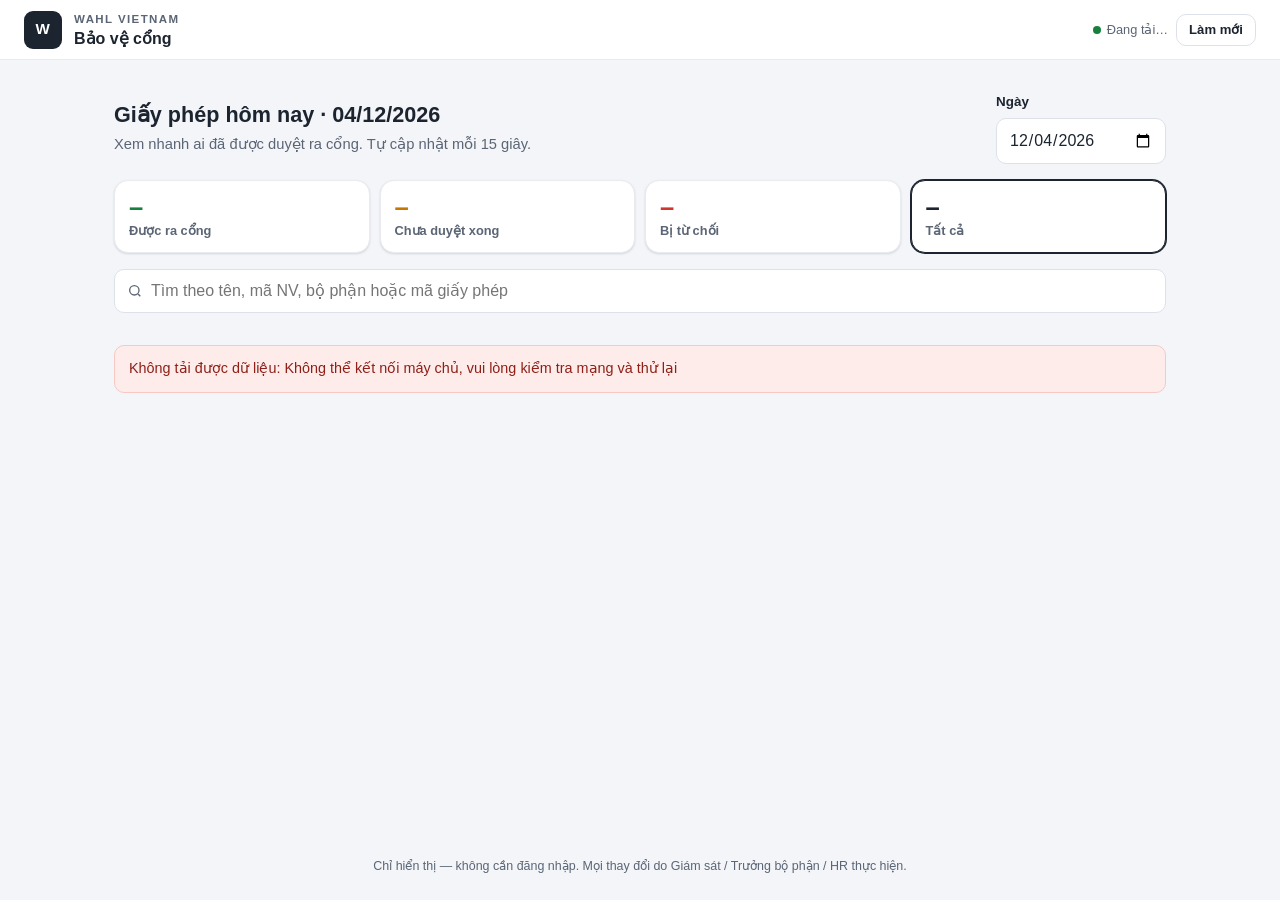
<file: security.html>
<!DOCTYPE html>
<html lang="vi">
<head>
<meta charset="UTF-8">
<meta name="viewport" content="width=device-width, initial-scale=1.0, viewport-fit=cover">
<meta name="theme-color" content="#ffffff">
<title>Bảo vệ cổng — Wahl Vietnam</title>
<link rel="stylesheet" href="assets/css/style.css">
<link rel="icon" href="assets/img/logo-placeholder.png">
</head>
<body class="page-security">

<header class="app-header">
  <div class="brand">
    <div class="brand__logo" aria-hidden="true">W</div>
    <div class="brand__text">
      <span class="brand__name">Wahl Vietnam</span>
      <span class="brand__title">Bảo vệ cổng</span>
    </div>
  </div>
  <div class="header-actions">
    <span class="live-dot" id="live-status">Đang tải…</span>
    <button type="button" class="btn btn-secondary btn-sm" id="btn-refresh">Làm mới</button>
  </div>
</header>

<main class="app-main">

  <div class="page-head row row--between">
    <div>
      <h1 id="page-title">Giấy phép hôm nay</h1>
      <p>Xem nhanh ai đã được duyệt ra cổng. Tự cập nhật mỗi 15 giây.</p>
    </div>
    <label class="field" style="width:170px">
      <span class="field__label">Ngày</span>
      <input type="date" id="f-day">
    </label>
  </div>

  <div class="stats" id="stats">
    <button type="button" class="stat stat--ok" data-filter="ok"><div class="stat__n" id="n-ok">–</div><div class="stat__label">Được ra cổng</div></button>
    <button type="button" class="stat stat--wait" data-filter="wait"><div class="stat__n" id="n-wait">–</div><div class="stat__label">Chưa duyệt xong</div></button>
    <button type="button" class="stat stat--no" data-filter="no"><div class="stat__n" id="n-no">–</div><div class="stat__label">Bị từ chối</div></button>
    <button type="button" class="stat active" data-filter="all"><div class="stat__n" id="n-all">–</div><div class="stat__label">Tất cả</div></button>
  </div>

  <div class="toolbar">
    <label class="field field--grow">
      <span class="sr-only">Tìm kiếm</span>
      <input type="search" id="search-box" class="search-input" placeholder="Tìm theo tên, mã NV, bộ phận hoặc mã giấy phép" autocomplete="off" spellcheck="false">
    </label>
  </div>

  <div id="request-list" class="pass-list" aria-live="polite">
    <div class="skeleton"></div><div class="skeleton"></div><div class="skeleton"></div>
  </div>
  <div id="empty-state" class="empty-state hidden">
    <div class="empty-state__icon">🗒️</div>
    <div id="empty-text">Chưa có giấy phép nào cho ngày này</div>
  </div>
  <div class="alert alert-danger hidden" id="load-error" role="alert"></div>

</main>

<footer class="app-footer">Chỉ hiển thị — không cần đăng nhập. Mọi thay đổi do Giám sát / Trưởng bộ phận / HR thực hiện.</footer>

<script src="assets/js/config.js"></script>
<script type="module">
  import { initSecurityPage } from './assets/js/page-security.js';
  initSecurityPage();
</script>

</body>
</html>
</file>
<file: assets/css/style.css>
/* ===================================================================
   Wahl GatePass — style.css (dùng chung cho index / security / hr)
   Mobile-first. Biến màu theo SPEC §6 (giữ tên biến, tinh chỉnh giá trị).
   =================================================================== */

:root {
  --color-primary: #1f5fbf;
  --color-primary-dark: #174a96;
  --color-primary-soft: #e8f0fc;
  --color-dark: #1c2430;
  --color-gray: #5b6575;
  --color-gray-light: #dde2ea;
  --color-line: #e8ebf0;
  --color-bg: #f3f5f9;
  --color-white: #ffffff;
  --color-success: #16803c;
  --color-success-soft: #e5f5eb;
  --color-danger: #d1352b;
  --color-danger-soft: #fdecea;
  --color-warning: #c77700;
  --color-warning-soft: #fff4e0;
  --color-info-soft: #eef2f7;
  --font-family: 'Segoe UI', 'Be Vietnam Pro', Roboto, 'Noto Sans', Arial, sans-serif;
  --radius: 10px;
  --radius-lg: 14px;
  --shadow: 0 1px 2px rgba(16, 24, 40, .06), 0 1px 3px rgba(16, 24, 40, .08);
  --shadow-lg: 0 12px 32px rgba(16, 24, 40, .18);
  --space-1: 4px; --space-2: 8px; --space-3: 16px; --space-4: 24px; --space-5: 32px;
  --header-h: 60px;
}

/* ---------- Reset & base ---------- */
*, *::before, *::after { box-sizing: border-box; }
html, body { margin: 0; padding: 0; }
body {
  font-family: var(--font-family);
  background: var(--color-bg);
  color: var(--color-dark);
  font-size: 15px;
  line-height: 1.5;
  -webkit-text-size-adjust: 100%;
  -webkit-font-smoothing: antialiased;
  min-height: 100vh;
  display: flex;
  flex-direction: column;
}
h1, h2, h3, h4 { margin: 0 0 var(--space-3); line-height: 1.25; color: var(--color-dark); }
h1 { font-size: 1.35rem; }
h2 { font-size: 1.15rem; }
h3 { font-size: 1.02rem; }
p { margin: 0 0 var(--space-3); }
a { color: var(--color-primary); text-decoration: none; }
a:hover { text-decoration: underline; }
img { max-width: 100%; }
.hidden { display: none !important; }
.muted { color: var(--color-gray); }
.small { font-size: .85rem; }
.nowrap { white-space: nowrap; }
.mono { font-family: Consolas, 'SF Mono', Menlo, monospace; font-size: .92em; }
.sr-only { position: absolute; width: 1px; height: 1px; overflow: hidden; clip: rect(0 0 0 0); white-space: nowrap; }
.hp-field { position: absolute !important; left: -9999px !important; width: 1px; height: 1px; opacity: 0; }

/* ---------- Mock banner ---------- */
.mock-banner {
  background: #ffcc4d;
  color: #3a2a00;
  padding: 6px var(--space-3);
  text-align: center;
  font-size: .8rem;
  font-weight: 600;
}

/* ---------- Header ---------- */
.app-header {
  position: sticky;
  top: 0;
  z-index: 50;
  display: flex;
  align-items: center;
  justify-content: space-between;
  gap: var(--space-3);
  min-height: var(--header-h);
  padding: var(--space-2) var(--space-3);
  background: var(--color-white);
  border-bottom: 1px solid var(--color-line);
}
.brand { display: flex; align-items: center; gap: 12px; min-width: 0; }
.brand__logo {
  flex: none;
  width: 38px; height: 38px;
  border-radius: 9px;
  background: var(--color-dark);
  color: #fff;
  font-weight: 800;
  font-size: .95rem;
  letter-spacing: .5px;
  display: grid;
  place-items: center;
}
.brand__text { min-width: 0; }
.brand__name { display: block; font-size: .72rem; font-weight: 700; letter-spacing: 1.4px; color: var(--color-gray); text-transform: uppercase; }
.brand__title { display: block; font-size: 1rem; font-weight: 700; line-height: 1.2; white-space: nowrap; overflow: hidden; text-overflow: ellipsis; }
.header-actions { display: flex; align-items: center; gap: var(--space-2); flex: none; }
.user-chip {
  display: flex; align-items: center; gap: 8px;
  padding: 4px 10px 4px 4px;
  border-radius: 999px;
  background: var(--color-bg);
  font-size: .85rem;
  max-width: 260px;
}
.user-chip__avatar {
  width: 28px; height: 28px; border-radius: 50%;
  background: var(--color-primary); color: #fff;
  display: grid; place-items: center; font-weight: 700; font-size: .8rem; flex: none;
}
.user-chip__name { white-space: nowrap; overflow: hidden; text-overflow: ellipsis; }
.user-chip__role { color: var(--color-gray); font-size: .75rem; white-space: nowrap; }

/* ---------- Layout ---------- */
.app-main {
  width: 100%;
  max-width: 760px;
  margin: 0 auto;
  padding: var(--space-3);
  flex: 1;
}
.app-main--wide { max-width: 1200px; }
.app-footer {
  text-align: center;
  color: var(--color-gray);
  font-size: .78rem;
  padding: var(--space-4) var(--space-3);
}
.page-head { margin: var(--space-2) 0 var(--space-3); }
.page-head h1 { margin-bottom: 4px; }
.page-head p { margin: 0; color: var(--color-gray); font-size: .92rem; }

.card {
  background: var(--color-white);
  border: 1px solid var(--color-line);
  border-radius: var(--radius-lg);
  box-shadow: var(--shadow);
  padding: var(--space-3);
  margin-bottom: var(--space-3);
}
.card__title {
  display: flex; align-items: center; gap: 10px;
  font-size: .95rem; font-weight: 700;
  margin: 0 0 var(--space-3);
}
.card__step {
  width: 24px; height: 24px; border-radius: 50%;
  background: var(--color-primary-soft); color: var(--color-primary);
  display: grid; place-items: center; font-size: .78rem; font-weight: 800; flex: none;
}
.grid { display: grid; gap: var(--space-3); }
.grid-2, .grid-3 { display: grid; gap: var(--space-3); grid-template-columns: 1fr; }
.row { display: flex; align-items: center; gap: var(--space-2); flex-wrap: wrap; }
.row--between { justify-content: space-between; }
.spacer { flex: 1; }
.stack > * + * { margin-top: var(--space-3); }

/* ---------- Segmented tabs (index, đăng nhập) ---------- */
.seg-tabs {
  display: flex;
  gap: 4px;
  padding: 4px;
  background: #e6eaf1;
  border-radius: 12px;
  margin-bottom: var(--space-3);
}
.seg-tabs button {
  flex: 1;
  border: 0;
  background: transparent;
  padding: 10px 12px;
  border-radius: 9px;
  font: inherit;
  font-weight: 600;
  font-size: .92rem;
  color: var(--color-gray);
  cursor: pointer;
  min-height: 42px;
}
.seg-tabs button.active { background: var(--color-white); color: var(--color-dark); box-shadow: var(--shadow); }

/* ---------- Nav tabs (hr) ---------- */
.nav-tabs {
  display: flex;
  gap: 4px;
  overflow-x: auto;
  scrollbar-width: none;
  border-bottom: 1px solid var(--color-gray-light);
  margin-bottom: var(--space-3);
}
.nav-tabs::-webkit-scrollbar { display: none; }
.nav-tab {
  flex: none;
  border: 0;
  background: transparent;
  border-bottom: 3px solid transparent;
  padding: 10px 14px;
  font: inherit;
  font-size: .92rem;
  font-weight: 600;
  color: var(--color-gray);
  cursor: pointer;
  display: inline-flex; align-items: center; gap: 6px;
}
.nav-tab:hover { color: var(--color-dark); }
.nav-tab.active { color: var(--color-primary); border-bottom-color: var(--color-primary); }
.count-pill {
  min-width: 20px; height: 20px; padding: 0 6px;
  border-radius: 999px;
  background: var(--color-danger); color: #fff;
  font-size: .72rem; font-weight: 700;
  display: inline-grid; place-items: center;
}
.count-pill:empty, .count-pill[data-n="0"] { display: none; }

/* ---------- Chips (lọc) ---------- */
.chips { display: flex; gap: 6px; flex-wrap: wrap; }
.chip {
  border: 1px solid var(--color-gray-light);
  background: var(--color-white);
  color: var(--color-dark);
  border-radius: 999px;
  padding: 6px 12px;
  font: inherit;
  font-size: .85rem;
  font-weight: 600;
  cursor: pointer;
  display: inline-flex; align-items: center; gap: 6px;
  min-height: 34px;
}
.chip:hover { border-color: var(--color-gray); }
.chip.active { background: var(--color-dark); border-color: var(--color-dark); color: #fff; }
.chip__n { font-size: .75rem; opacity: .75; }

/* ---------- Forms ---------- */
.field { display: flex; flex-direction: column; gap: 6px; min-width: 0; }
.field__label {
  font-size: .84rem;
  font-weight: 600;
  color: var(--color-dark);
  display: flex; align-items: baseline; gap: 6px; flex-wrap: wrap;
}
.field__label small { font-weight: 400; color: var(--color-gray); }
.field__hint { font-size: .78rem; color: var(--color-gray); }
.field__hint--error { color: var(--color-danger); }
.field__missing { display: none; font-size: .78rem; color: var(--color-danger); font-weight: 600; }

input[type="text"], input[type="password"], input[type="email"], input[type="date"],
input[type="time"], input[type="number"], input[type="search"], select, textarea {
  width: 100%;
  min-height: 44px;
  padding: 9px 12px;
  border: 1px solid var(--color-gray-light);
  border-radius: var(--radius);
  background: var(--color-white);
  font: inherit;
  font-size: 16px; /* >=16px để iOS không tự zoom */
  color: var(--color-dark);
  transition: border-color .15s, box-shadow .15s, background .15s;
  appearance: none;
  -webkit-appearance: none;
}
select {
  background-image: linear-gradient(45deg, transparent 50%, var(--color-gray) 50%), linear-gradient(135deg, var(--color-gray) 50%, transparent 50%);
  background-position: calc(100% - 18px) 50%, calc(100% - 13px) 50%;
  background-size: 5px 5px;
  background-repeat: no-repeat;
  padding-right: 34px;
}
textarea { min-height: 84px; resize: vertical; }
input:focus, select:focus, textarea:focus {
  outline: none;
  border-color: var(--color-primary);
  box-shadow: 0 0 0 3px rgba(31, 95, 191, .15);
}
input:disabled, select:disabled { background: var(--color-bg); color: var(--color-gray); }
input[type="checkbox"], input[type="radio"] {
  width: 18px; height: 18px;
  accent-color: var(--color-primary);
  margin: 0;
  flex: none;
}

/* Nhắc trường còn trống: KHÔNG chặn gửi, chỉ tô đỏ */
.field.is-missing input, .field.is-missing select, .field.is-missing textarea,
input.is-missing, textarea.is-missing, select.is-missing {
  border-color: var(--color-danger);
  background: #fffafa;
}
.field.is-missing .field__label { color: var(--color-danger); }
.field.is-missing .field__missing { display: block; }
.choice-group.is-missing, .sig-box.is-missing { border-color: var(--color-danger) !important; background: #fffafa; }

.missing-summary {
  display: flex; align-items: center; gap: 8px;
  font-size: .85rem;
  color: var(--color-danger);
  background: var(--color-danger-soft);
  border-radius: var(--radius);
  padding: 8px 12px;
}
.missing-summary.is-ok { color: var(--color-success); background: var(--color-success-soft); }

/* Lựa chọn lý do dạng thẻ */
.choice-group {
  display: grid;
  grid-template-columns: 1fr 1fr;
  gap: 8px;
  border: 1px solid transparent;
  border-radius: var(--radius);
  padding: 2px;
}
.choice {
  position: relative;
  display: flex; align-items: center; gap: 10px;
  padding: 10px 12px;
  border: 1px solid var(--color-gray-light);
  border-radius: var(--radius);
  background: var(--color-white);
  cursor: pointer;
  font-size: .9rem;
  line-height: 1.25;
  min-height: 48px;
  transition: border-color .15s, background .15s;
}
.choice small { display: block; color: var(--color-gray); font-size: .74rem; }
.choice:hover { border-color: var(--color-gray); }
.choice:has(input:checked) { border-color: var(--color-primary); background: var(--color-primary-soft); }
.checkbox-line { display: inline-flex; align-items: center; gap: 8px; font-size: .9rem; cursor: pointer; }

/* Danh sách chọn nhiều (người duyệt bộ phận) */
.check-list {
  border: 1px solid var(--color-gray-light);
  border-radius: var(--radius);
  max-height: 220px;
  overflow-y: auto;
  background: var(--color-white);
}
.check-list label {
  display: flex; align-items: center; gap: 10px;
  padding: 9px 12px;
  border-bottom: 1px solid var(--color-line);
  cursor: pointer;
  font-size: .9rem;
}
.check-list label:last-child { border-bottom: 0; }
.check-list label:hover { background: var(--color-bg); }
.check-list .muted { font-size: .78rem; }
.check-list__empty { padding: 12px; color: var(--color-gray); font-size: .88rem; }

/* ---------- Buttons ---------- */
.btn {
  position: relative;
  display: inline-flex;
  align-items: center;
  justify-content: center;
  gap: 8px;
  min-height: 42px;
  padding: 8px 18px;
  border: 1px solid transparent;
  border-radius: var(--radius);
  font: inherit;
  font-size: .92rem;
  font-weight: 600;
  line-height: 1.2;
  cursor: pointer;
  text-decoration: none;
  white-space: nowrap;
  transition: background .15s, border-color .15s, color .15s, box-shadow .15s;
  -webkit-tap-highlight-color: transparent;
}
.btn:focus-visible { outline: none; box-shadow: 0 0 0 3px rgba(31, 95, 191, .3); }
.btn:disabled { opacity: .55; cursor: not-allowed; }
.btn-primary { background: var(--color-primary); color: #fff; }
.btn-primary:hover:not(:disabled) { background: var(--color-primary-dark); }
.btn-secondary { background: var(--color-white); color: var(--color-dark); border-color: var(--color-gray-light); }
.btn-secondary:hover:not(:disabled) { border-color: var(--color-gray); }
.btn-ghost { background: transparent; color: var(--color-gray); }
.btn-ghost:hover:not(:disabled) { background: var(--color-bg); color: var(--color-dark); }
.btn-danger { background: var(--color-danger); color: #fff; }
.btn-danger:hover:not(:disabled) { background: #b02a21; }
.btn-danger-soft { background: var(--color-danger-soft); color: var(--color-danger); }
.btn-success { background: var(--color-success); color: #fff; }
.btn-success:hover:not(:disabled) { background: #11692f; }
.btn-sm { min-height: 32px; padding: 4px 12px; font-size: .82rem; }
.btn-lg { min-height: 50px; font-size: 1rem; }
.btn-block { width: 100%; }
.btn-icon { min-height: 36px; width: 36px; padding: 0; font-size: 1.2rem; }
.btn.is-busy { color: transparent !important; pointer-events: none; }
.btn.is-busy::after {
  content: "";
  position: absolute;
  width: 18px; height: 18px;
  border: 2px solid rgba(255, 255, 255, .45);
  border-top-color: #fff;
  border-radius: 50%;
  animation: spin .7s linear infinite;
}
.btn-secondary.is-busy::after, .btn-ghost.is-busy::after { border-color: rgba(0, 0, 0, .15); border-top-color: var(--color-dark); }
@keyframes spin { to { transform: rotate(360deg); } }

/* ---------- Signature ---------- */
.sig-box {
  position: relative;
  border: 2px dashed var(--color-gray-light);
  border-radius: var(--radius);
  background: var(--color-white);
}
.sig-canvas, #sig-canvas, .signature-canvas {
  display: block;
  width: 100%;
  height: 160px;
  touch-action: none;
  cursor: crosshair;
}
.sig-box__hint {
  position: absolute; inset: 0;
  display: grid; place-items: center;
  color: #b4bcc8; font-size: .9rem;
  pointer-events: none;
}
.sig-box__line { position: absolute; left: 16px; right: 16px; bottom: 34px; border-bottom: 1px solid var(--color-line); pointer-events: none; }
.sig-actions { display: flex; align-items: center; justify-content: space-between; margin-top: 8px; gap: 8px; }
.sig-status { font-size: .82rem; color: var(--color-gray); }
.sig-status.is-ok { color: var(--color-success); font-weight: 600; }
.signature-img {
  display: block;
  max-width: 260px; max-height: 110px;
  border: 1px solid var(--color-line);
  border-radius: var(--radius);
  background: #fff;
  padding: 6px;
}

/* ---------- Alerts ---------- */
.alert {
  border-radius: var(--radius);
  padding: 12px 14px;
  font-size: .9rem;
  margin: var(--space-3) 0 0;
  border: 1px solid transparent;
}
.alert-danger { background: var(--color-danger-soft); color: #8f1f17; border-color: #f6c9c4; }
.alert-success { background: var(--color-success-soft); color: #0f5a2b; border-color: #bfe5cc; }
.alert-info { background: var(--color-info-soft); color: var(--color-dark); }
.alert-warning { background: var(--color-warning-soft); color: #7a4a00; border-color: #f4d9a6; }

/* Thẻ kết quả gửi thành công */
.success-card { text-align: center; padding: var(--space-4) var(--space-3); }
.success-card__icon {
  width: 56px; height: 56px; margin: 0 auto var(--space-3);
  border-radius: 50%; background: var(--color-success-soft); color: var(--color-success);
  display: grid; place-items: center; font-size: 1.8rem; font-weight: 700;
}
.success-card__id {
  display: inline-block;
  font-family: Consolas, 'SF Mono', Menlo, monospace;
  font-size: 1.35rem; font-weight: 700; letter-spacing: 1px;
  background: var(--color-bg);
  border: 1px dashed var(--color-gray-light);
  border-radius: var(--radius);
  padding: 8px 16px;
  margin: 4px 0 var(--space-3);
}

/* ---------- Badges ---------- */
.badge {
  display: inline-flex; align-items: center; gap: 5px;
  padding: 3px 10px;
  border-radius: 999px;
  font-size: .76rem;
  font-weight: 700;
  white-space: nowrap;
  background: var(--color-info-soft);
  color: var(--color-gray);
}
.badge::before { content: ""; width: 6px; height: 6px; border-radius: 50%; background: currentColor; }
.badge--pending_sup, .badge--pending_mgr, .badge--pending_hr { background: var(--color-warning-soft); color: #9a5b00; }
.badge--approved { background: var(--color-success-soft); color: var(--color-success); }
.badge--out { background: var(--color-primary-soft); color: var(--color-primary); }
.badge--completed { background: #eef0f3; color: #48505c; }
.badge--rejected { background: var(--color-danger-soft); color: var(--color-danger); }
.badge--active { background: var(--color-success-soft); color: var(--color-success); }
.badge--pending { background: var(--color-warning-soft); color: #9a5b00; }
.badge--locked { background: var(--color-danger-soft); color: var(--color-danger); }
.badge--plain::before { display: none; }

/* ---------- Timeline ---------- */
.steps { list-style: none; margin: 0; padding: 0; }
.step { position: relative; display: flex; gap: 12px; padding-bottom: 14px; }
.step:last-child { padding-bottom: 0; }
.step::before {
  content: ""; position: absolute; left: 11px; top: 26px; bottom: 2px;
  width: 2px; background: var(--color-line);
}
.step:last-child::before { display: none; }
.step__dot {
  flex: none; width: 24px; height: 24px; border-radius: 50%;
  display: grid; place-items: center;
  font-size: .75rem; font-weight: 800;
  background: #eef0f3; color: #9aa3b0;
  border: 2px solid #fff; box-shadow: 0 0 0 1px var(--color-line);
}
.step--done .step__dot { background: var(--color-success); color: #fff; box-shadow: none; }
.step--current .step__dot { background: var(--color-warning); color: #fff; box-shadow: 0 0 0 4px var(--color-warning-soft); }
.step--rejected .step__dot { background: var(--color-danger); color: #fff; box-shadow: none; }
.step--skipped .step__dot { background: #f3f4f6; color: #c2c8d0; }
.step__title { font-weight: 600; font-size: .92rem; }
.step__meta { font-size: .8rem; color: var(--color-gray); }
.step--skipped .step__title { color: #9aa3b0; font-weight: 500; }

/* ---------- Key/value ---------- */
.kv { display: grid; grid-template-columns: 130px 1fr; gap: 8px 12px; font-size: .9rem; margin: 0; }
.kv dt { color: var(--color-gray); }
.kv dd { margin: 0; font-weight: 600; word-break: break-word; }
.kv dd.empty { color: #b4bcc8; font-weight: 400; font-style: italic; }

/* ---------- Toolbar / filter ---------- */
.toolbar {
  display: flex; flex-wrap: wrap; align-items: flex-end; gap: var(--space-2);
  margin-bottom: var(--space-3);
}
.toolbar .field { flex: 1 1 150px; }
.toolbar .field--grow { flex: 3 1 220px; }
input[type="search"].search-input, .search-input {
  padding-left: 36px !important;
  background-image: url("data:image/svg+xml,%3Csvg xmlns='http://www.w3.org/2000/svg' width='16' height='16' fill='none' stroke='%235b6575' stroke-width='2' viewBox='0 0 24 24'%3E%3Ccircle cx='11' cy='11' r='7'/%3E%3Cpath d='m20 20-3.5-3.5'/%3E%3C/svg%3E");
  background-repeat: no-repeat;
  background-position: 12px 50%;
}

/* ---------- Table ---------- */
.table-wrap {
  background: var(--color-white);
  border: 1px solid var(--color-line);
  border-radius: var(--radius-lg);
  overflow-x: auto;
  box-shadow: var(--shadow);
}
.data-table { width: 100%; border-collapse: collapse; font-size: .88rem; }
.data-table th, .data-table td { padding: 10px 12px; text-align: left; vertical-align: middle; border-bottom: 1px solid var(--color-line); }
.data-table th {
  position: sticky; top: 0;
  background: #f8f9fb;
  font-size: .76rem; font-weight: 700; text-transform: uppercase; letter-spacing: .4px;
  color: var(--color-gray);
  white-space: nowrap;
}
.data-table tbody tr:last-child td { border-bottom: 0; }
.data-table tbody tr:hover { background: #fafbfd; }
.data-table tbody tr.is-actionable { box-shadow: inset 3px 0 0 var(--color-warning); }
.data-table .col-check { width: 36px; }
.data-table .cell-sub { display: block; font-size: .78rem; color: var(--color-gray); font-weight: 400; }
.data-table .cell-strong { font-weight: 600; }
.data-table .cell-actions { text-align: right; white-space: nowrap; }
.data-table .cell-actions .btn + .btn { margin-left: 4px; }

/* ---------- Empty / loading ---------- */
.empty-state {
  text-align: center;
  color: var(--color-gray);
  padding: var(--space-5) var(--space-3);
}
.empty-state__icon { font-size: 2rem; margin-bottom: 6px; opacity: .55; }
.skeleton {
  border-radius: var(--radius);
  background: linear-gradient(90deg, #eceff3 25%, #f6f7f9 50%, #eceff3 75%);
  background-size: 200% 100%;
  animation: shimmer 1.2s infinite;
  height: 56px;
  margin-bottom: 8px;
}
@keyframes shimmer { to { background-position: -200% 0; } }
.loading-overlay {
  position: fixed; inset: 0; z-index: 10000;
  background: rgba(255, 255, 255, .55);
  backdrop-filter: blur(1px);
  display: grid; place-items: center;
}
.loading-overlay::after {
  content: ""; width: 38px; height: 38px;
  border: 3px solid var(--color-primary-soft);
  border-top-color: var(--color-primary);
  border-radius: 50%;
  animation: spin .8s linear infinite;
}

/* ---------- Modal ---------- */
.modal-overlay {
  position: fixed; inset: 0; z-index: 9500;
  display: flex; align-items: flex-end; justify-content: center;
  background: rgba(15, 23, 42, .45);
  padding: 0;
  animation: fade .15s ease-out;
}
@keyframes fade { from { opacity: 0; } }
.modal-overlay > .modal {
  width: 100%;
  max-width: 640px;
  max-height: 92vh;
  display: flex; flex-direction: column;
  background: var(--color-white);
  border-radius: 18px 18px 0 0;
  box-shadow: var(--shadow-lg);
  animation: slideup .2s ease-out;
}
@keyframes slideup { from { transform: translateY(24px); opacity: .6; } }
.modal--sm { max-width: 440px !important; }
.modal--lg { max-width: 860px !important; }
.modal-header {
  display: flex; align-items: center; justify-content: space-between; gap: 12px;
  padding: 16px 20px 10px;
}
.modal-header h3 { margin: 0; font-size: 1.05rem; }
.modal-body { padding: 4px 20px 16px; overflow-y: auto; }
.modal-footer {
  display: flex; justify-content: flex-end; flex-wrap: wrap; gap: 8px;
  padding: 12px 20px calc(12px + env(safe-area-inset-bottom));
  border-top: 1px solid var(--color-line);
}
.btn-close {
  border: 0; background: var(--color-bg); color: var(--color-gray);
  width: 34px; height: 34px; border-radius: 50%;
  font-size: 1.25rem; line-height: 1; cursor: pointer;
}
.btn-close:hover { color: var(--color-dark); }
.dialog .modal-body p { margin: 0 0 12px; }

/* ---------- Toast ---------- */
.toast-host {
  position: fixed; z-index: 11000;
  left: 50%; bottom: 16px; transform: translateX(-50%);
  display: flex; flex-direction: column; gap: 8px; align-items: center;
  width: calc(100% - 32px); max-width: 420px;
  pointer-events: none;
}
.toast {
  pointer-events: auto;
  width: 100%;
  padding: 12px 16px;
  border-radius: 12px;
  background: var(--color-dark); color: #fff;
  font-size: .9rem; font-weight: 500;
  box-shadow: var(--shadow-lg);
  opacity: 0; transform: translateY(10px);
  transition: opacity .2s, transform .2s;
}
.toast--in { opacity: 1; transform: none; }
.toast--success { background: #136c33; }
.toast--error { background: #b42318; }
.toast--warning { background: #9a5b00; }

/* ---------- Auth (hr) ---------- */
.auth-wrap { max-width: 440px; margin: var(--space-4) auto; }
.auth-wrap .card { padding: var(--space-4); }
.auth-head { text-align: center; margin-bottom: var(--space-3); }
.auth-head h1 { margin-bottom: 4px; }
.auth-head p { color: var(--color-gray); margin: 0; font-size: .9rem; }
.demo-accounts { font-size: .82rem; color: var(--color-gray); margin-top: var(--space-3); }
.demo-accounts code { background: var(--color-bg); border-radius: 4px; padding: 1px 5px; }

/* ---------- Stat cards ---------- */
.stats { display: grid; grid-template-columns: repeat(2, 1fr); gap: 10px; margin-bottom: var(--space-3); }
.stat {
  background: var(--color-white);
  border: 1px solid var(--color-line);
  border-radius: var(--radius-lg);
  padding: 12px 14px;
  box-shadow: var(--shadow);
  text-align: left;
  font: inherit;
  cursor: pointer;
  color: inherit;
}
.stat.active { border-color: var(--color-dark); box-shadow: 0 0 0 1px var(--color-dark); }
.stat__n { font-size: 1.6rem; font-weight: 800; line-height: 1.1; }
.stat__label { font-size: .8rem; color: var(--color-gray); font-weight: 600; }
.stat--ok .stat__n { color: var(--color-success); }
.stat--wait .stat__n { color: var(--color-warning); }
.stat--no .stat__n { color: var(--color-danger); }

/* ---------- Guard dashboard ---------- */
.page-security .app-main { max-width: 1100px; }
.live-dot {
  display: inline-flex; align-items: center; gap: 6px;
  font-size: .8rem; color: var(--color-gray);
}
.live-dot::before {
  content: ""; width: 8px; height: 8px; border-radius: 50%;
  background: var(--color-success);
  box-shadow: 0 0 0 0 rgba(22, 128, 60, .5);
  animation: pulse 2s infinite;
}
.live-dot.is-stale::before { background: var(--color-warning); animation: none; }
@keyframes pulse { 70% { box-shadow: 0 0 0 8px rgba(22, 128, 60, 0); } 100% { box-shadow: 0 0 0 0 rgba(22, 128, 60, 0); } }
.pass-list { display: grid; gap: 10px; grid-template-columns: 1fr; }
.pass {
  display: grid;
  grid-template-columns: 1fr auto;
  gap: 10px 12px;
  background: var(--color-white);
  border: 1px solid var(--color-line);
  border-left: 6px solid var(--color-gray-light);
  border-radius: var(--radius-lg);
  padding: 12px 14px;
  box-shadow: var(--shadow);
}
.pass--ok { border-left-color: var(--color-success); }
.pass--wait { border-left-color: var(--color-warning); }
.pass--no { border-left-color: var(--color-danger); opacity: .85; }
.pass--done { border-left-color: #9aa3b0; }
.pass__name { font-size: 1.05rem; font-weight: 700; line-height: 1.25; }
.pass__meta { font-size: .82rem; color: var(--color-gray); }
.pass__verdict {
  align-self: start;
  text-align: center;
  border-radius: 10px;
  padding: 6px 10px;
  font-weight: 800;
  font-size: .82rem;
  letter-spacing: .3px;
  line-height: 1.2;
  white-space: nowrap;
}
.pass--ok .pass__verdict { background: var(--color-success); color: #fff; }
.pass--wait .pass__verdict { background: var(--color-warning-soft); color: #9a5b00; }
.pass--no .pass__verdict { background: var(--color-danger-soft); color: var(--color-danger); }
.pass--done .pass__verdict { background: #eef0f3; color: #48505c; }
.pass__times { grid-column: 1 / -1; display: flex; flex-wrap: wrap; gap: 6px 16px; font-size: .88rem; }
.pass__times b { font-size: 1rem; }
.pass__times .late { color: var(--color-danger); font-weight: 700; }
.pass__approvals { grid-column: 1 / -1; display: flex; flex-wrap: wrap; gap: 6px; }
.appr {
  display: inline-flex; align-items: center; gap: 6px;
  border-radius: 8px;
  padding: 4px 8px;
  font-size: .78rem;
  background: #f3f4f6; color: #8a93a0;
  line-height: 1.25;
}
.appr__icon { font-weight: 800; }
.appr--done { background: var(--color-success-soft); color: #0f5a2b; }
.appr--wait { background: var(--color-warning-soft); color: #7a4a00; }
.appr--no { background: var(--color-danger-soft); color: var(--color-danger); }
.appr small { opacity: .8; }

/* ---------- Admin: users/depts ---------- */
.user-cell { display: flex; align-items: center; gap: 10px; min-width: 180px; }
.avatar {
  width: 34px; height: 34px; border-radius: 50%; flex: none;
  background: var(--color-primary-soft); color: var(--color-primary);
  display: grid; place-items: center; font-weight: 700; font-size: .85rem;
}
.tag {
  display: inline-block; padding: 2px 8px; border-radius: 6px;
  background: var(--color-bg); font-size: .78rem; font-weight: 600; color: var(--color-dark);
  margin: 1px 2px 1px 0;
}
.tag--warn { background: var(--color-warning-soft); color: #9a5b00; }
.tag--muted { color: #9aa3b0; }
.section-title { display: flex; align-items: center; justify-content: space-between; gap: 8px; margin: var(--space-4) 0 var(--space-2); }
.section-title:first-child { margin-top: 0; }
.section-title h2 { margin: 0; font-size: 1rem; }
.pending-card { border-left: 4px solid var(--color-warning); }
.pending-row { display: flex; flex-wrap: wrap; align-items: center; gap: 10px; padding: 10px 0; border-bottom: 1px solid var(--color-line); }
.pending-row:last-child { border-bottom: 0; }
.pending-row__info { flex: 1 1 220px; min-width: 0; }
.pending-row__actions { display: flex; flex-wrap: wrap; gap: 6px; align-items: center; }
.pending-row__actions select { width: auto; min-height: 34px; font-size: .85rem; padding: 4px 30px 4px 10px; }

.secret-box {
  display: flex; align-items: center; justify-content: space-between; gap: 10px;
  font-family: Consolas, 'SF Mono', Menlo, monospace;
  font-size: 1.2rem; font-weight: 700; letter-spacing: 1px;
  background: var(--color-bg); border: 1px dashed var(--color-gray-light);
  border-radius: var(--radius); padding: 10px 14px;
}

/* ---------- Tablet / desktop ---------- */
@media (min-width: 640px) {
  body { font-size: 15.5px; }
  .app-header { padding: var(--space-2) var(--space-4); }
  .app-main { padding: var(--space-4); }
  .card { padding: var(--space-4); }
  .grid-2 { grid-template-columns: 1fr 1fr; }
  .grid-3 { grid-template-columns: repeat(3, 1fr); }
  .choice-group { grid-template-columns: repeat(3, 1fr); }
  .stats { grid-template-columns: repeat(4, 1fr); }
  .modal-overlay { align-items: center; padding: var(--space-3); }
  .modal-overlay > .modal { border-radius: 18px; }
  .toast-host { left: auto; right: 20px; bottom: 20px; transform: none; align-items: flex-end; }
}
@media (min-width: 900px) {
  .pass-list { grid-template-columns: 1fr 1fr; }
}
@media (max-width: 520px) {
  .brand__name { display: none; }
  .brand__title { font-size: .95rem; }
  .user-chip__role, .user-chip__name { display: none; }
  .user-chip { padding: 2px; }
  .kv { grid-template-columns: 110px 1fr; }
}

/* Bảng -> dạng thẻ trên điện thoại (nhãn cột lấy từ data-label do JS gắn) */
@media (max-width: 639px) {
  .table-wrap { background: transparent; border: 0; box-shadow: none; overflow: visible; }
  .data-table, .data-table tbody { display: block; }
  .data-table thead { display: none; }
  .data-table tbody tr {
    display: block;
    position: relative;
    background: var(--color-white);
    border: 1px solid var(--color-line);
    border-radius: var(--radius-lg);
    box-shadow: var(--shadow);
    padding: 10px 14px;
    margin-bottom: 10px;
  }
  .data-table tbody tr.is-actionable { box-shadow: inset 4px 0 0 var(--color-warning), var(--shadow); }
  .data-table td {
    display: block;
    border: 0;
    padding: 4px 0;
    text-align: right;
    overflow: hidden;
  }
  .data-table td .cell-sub { display: inline; margin-left: 6px; }
  .data-table td::before {
    content: attr(data-label);
    float: left;
    margin-right: 12px;
    font-family: var(--font-family);
    font-size: .75rem;
    font-weight: 700;
    color: var(--color-gray);
    text-transform: uppercase;
    letter-spacing: .3px;
    text-align: left;
  }
  .data-table td[data-label=""]::before { display: none; }
  .data-table td:first-of-type:not(.col-check),
  .data-table td.col-check + td { display: block; text-align: left; padding-right: 34px; }
  .data-table td:first-of-type:not(.col-check) .cell-sub,
  .data-table td.col-check + td .cell-sub { display: block; margin-left: 0; }
  .data-table td:first-of-type:not(.col-check)::before,
  .data-table td.col-check + td::before { display: none; }
  .data-table td.col-check { position: absolute; top: 12px; right: 12px; padding: 0; width: auto; }
  .data-table td.col-check:empty { display: none; }
  .data-table .cell-actions { display: flex; gap: 6px; padding-top: 8px; }
  .data-table .cell-actions .btn { flex: 1; }
  .data-table .user-cell { min-width: 0; }
}
@media print {
  .app-header, .toast-host, .mock-banner { display: none; }
}
</file>
